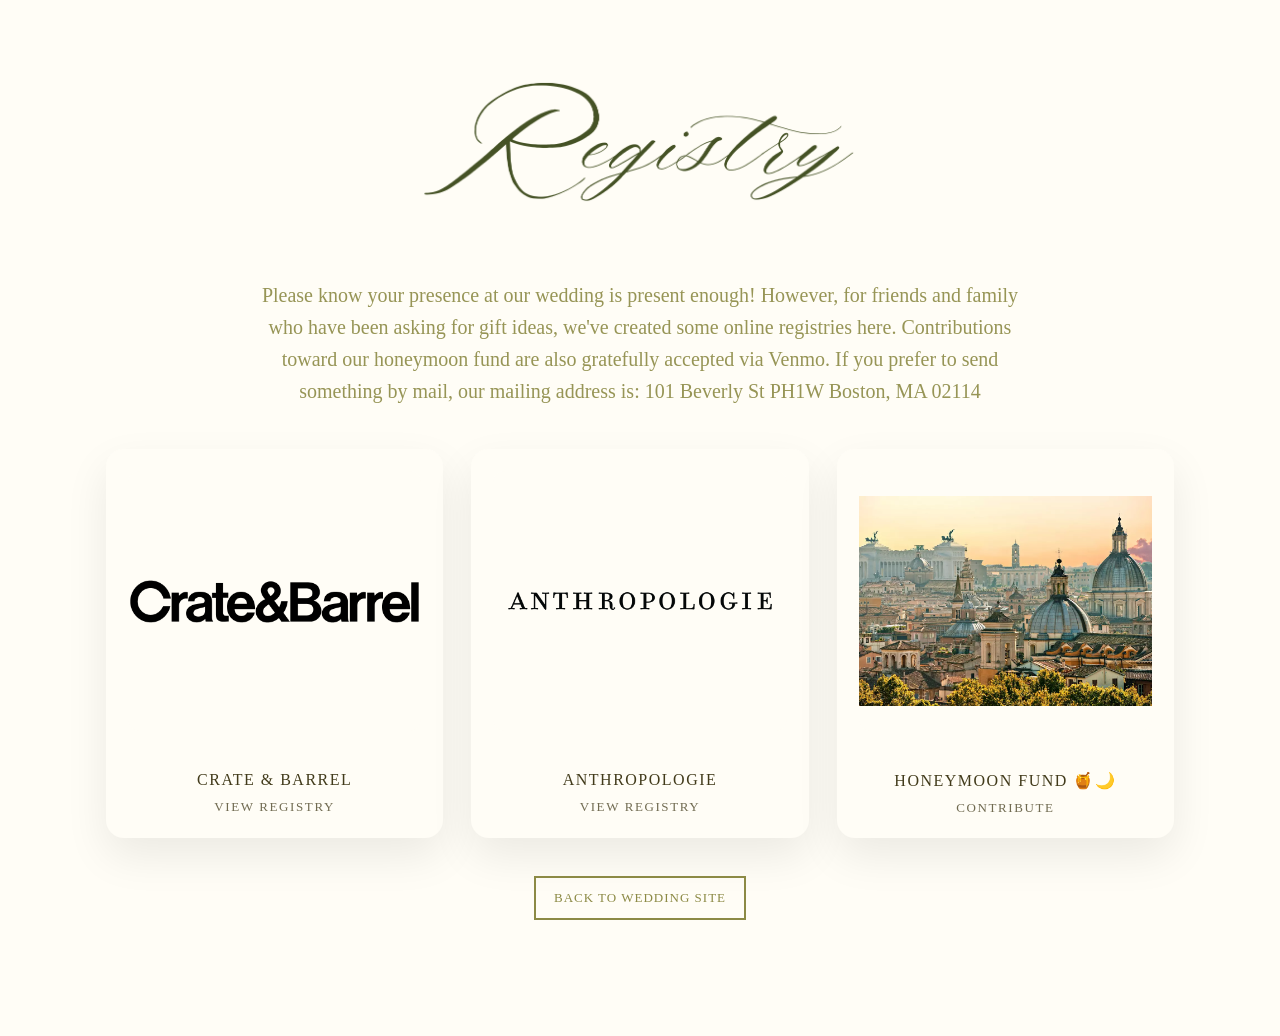
<file: registry.html>
<!doctype html>
<html lang="en">

<head>
    <meta charset="utf-8" />
    <meta name="viewport" content="width=device-width, initial-scale=1" />
    <title>Registry</title>
    <link rel="stylesheet" href="style.css" />
</head>

<body>
    <section id="registryPage" aria-labelledby="registryTitle">
        <div class="registryPage-wrap">
            <header class="registryPage-header">
                <img src="./assets/img/registry.png" alt="Registry" class="registry-title-image" id="registryTitle" />
                <p class="registryPage-subtitle">
                    Please know your presence at our wedding is present enough! However, for friends
                    and family who have been asking for gift ideas, we've created some online registries here.
                    Contributions toward our honeymoon fund are also gratefully accepted via Venmo. If you prefer to
                    send something by mail, our mailing address is:
                    101 Beverly St PH1W
                    Boston, MA 02114
                </p>
            </header>

            <div class="registryGrid" role="list">
                <!-- Crate & Barrel -->
                <a class="registryCard" role="listitem"
                    href="https://www.crateandbarrel.com/gift-registry/sabina-bahodirova-and-michael-dugan/r7476422"
                    target="_blank" rel="noopener noreferrer" aria-label="Open Crate & Barrel Registry">
                    <div class="registryCard-media">
                        <img src="./assets/img/crateandbarrel.png" alt="Crate &amp; Barrel" />
                    </div>

                    <div class="registryCard-body">
                        <p class="registryCard-brand">Crate &amp; Barrel</p>
                        <p class="registryCard-cta">View Registry</p>
                    </div>
                </a>

                <!-- Anthropologie -->
                <a class="registryCard" role="listitem"
                    href="https://www.anthropologie.com/registry/listing?registryId=033B6EF479D0&cm_mmc=rakuten-_-affiliates-_-Sovrn-_-1&utm_medium=affiliates&utm_source=rakuten&utm_campaign=Sovrn&utm_term=1529118&utm_content=1&utm_kxconfid=v3sdgfere&ranMID=39789&ranEAID=je6NUbpObpQ&ranSiteID=je6NUbpObpQ-TNb8SkfKSsTIhi7uVf_XsA"
                    target="_blank" rel="noopener noreferrer" aria-label="Open Anthropologie Registry">
                    <div class="registryCard-media">
                        <img src="./assets/img/anthropologie.png" alt="Anthropologie" />
                    </div>

                    <div class="registryCard-body">
                        <p class="registryCard-brand">Anthropologie</p>
                        <p class="registryCard-cta">View Registry</p>
                    </div>
                </a>

                <!-- Venmo -->
                <a class="registryCard" role="listitem" href="https://venmo.com/u/Michael-Dugan1" target="_blank"
                    rel="noopener noreferrer" aria-label="Open Venmo Cash Fund">
                    <div class="registryCard-media">
                        <img src="./assets/img/rome.webp" alt="Venmo" />
                    </div>

                    <div class="registryCard-body">
                        <p class="registryCard-brand">Honeymoon Fund 🍯🌙</p>
                        <p class="registryCard-cta">Contribute</p>
                    </div>
                </a>
            </div>

            <div class="registryPage-footer">
                <a class="registryBackBtn" href="index.html#rsvp">Back to Wedding Site</a>
            </div>

        </div>
    </section>
</body>

</html>
</file>
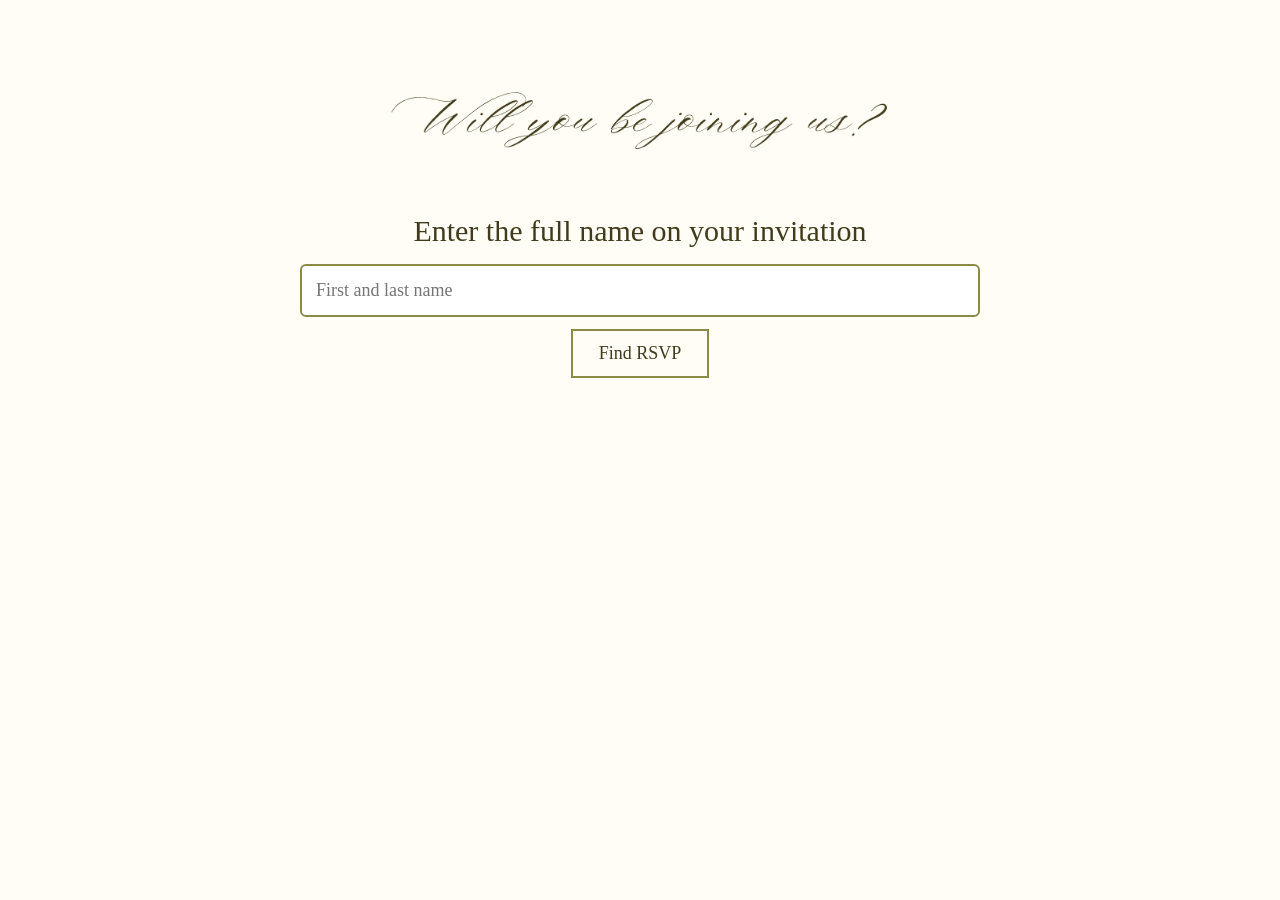
<file: rsvp.html>
<!DOCTYPE html>
<html lang="en">

<head>
    <meta charset="utf-8">
    <meta name="viewport" content="width=device-width, initial-scale=1">

    <title>RSVP — Sabina & Michael</title>

    <link rel="preconnect" href="https://fonts.gstatic.com" crossorigin>
    <link
        href="https://fonts.googleapis.com/css2?family=Pinyon+Script&family=Poiret+One&family=Julius+Sans+One&family=Josefin+Sans:wght@300;400&family=Forum&display=swap"
        rel="stylesheet">
    <link href="https://api.fontshare.com/v2/css?f[]=boska@300,400,500,700&display=swap" rel="stylesheet">

    <link rel="stylesheet" href="rsvp.css">
    <link rel="stylesheet" href="rsvp-mobile.css" media="(max-width: 780px)">

    <link rel="icon" type="image/png" href="./apple-touch-icon.png">

</head>

<body>
    <div class="rsvp-wrapper">

        <img src="./assets/img/rsvp-title.png" class="rsvp-header">

        <!-- STEP 1: Search -->
        <div id="step-search" class="step active">
            <p class="subtitle">Enter the full name on your invitation</p>

            <input type="text" id="search-input" placeholder="First and last name" class="input">
            <button id="search-btn" class="btn">Find RSVP</button>

            <p id="search-error" class="error"></p>
        </div>

        <!-- STEP 2: Guests -->
        <div id="step-household" class="step">

            <div id="guests-container"></div>

            <div class="email-wrapper">
                <label for="email-input" class="email-label">
                    Email for confirmation
                </label>
                <input type="email" id="email-input" class="input" placeholder="you@example.com" required>
            </div>

            <div class="comments-wrapper">
                <label for="comments-input" class="comments-label">
                    Comments or questions (optional)
                </label>
                <textarea id="comments-input" class="input comments-input" rows="3"
                    placeholder="Anything you'd like us to know?"></textarea>
            </div>

            <button id="submit-btn" class="btn submit-btn">Submit RSVP</button>
            <p id="submit-error" class="error"></p>
        </div>

        <!-- STEP 3: Success -->
        <div id="step-success" class="step">
            <h2 class="success-title">Thank you!</h2>
            <p class="success-text">Your RSVP has been received.</p>
            <div class="home-links">
            <a href="/" class="home-btn">
                Go back to the main site
            </a>
        </div>

    </div>

    </div>

    <script src="rsvp.js"></script>
</body>

</html>
</file>
<file: style.css>
:root {
    /* Palette */
    --mulberry: #390000;
    --claret: #610d08;
    --rose: #893941;
    --pink: #cb7885;
    --brown: #423b1b;
    --olive: #8c8a45;
    --sage: #aeb081;
    --cream: #fffdf6;

    --text: #2a2a2a;
    --shadow: 0 22px 60px rgba(0, 0, 0, .14);
    --container: 1280px;

    --display-min: 25px;
    --display-fluid: 5vw;
    --display-max: 80px;
    --display-size: clamp(var(--display-min), var(--display-fluid), var(--display-max));
    --display-font: "Boska", serif;
}

/* Base */
* {
    box-sizing: border-box;
}

/* ========================= */
/* Page Loader Overlay       */
/* ========================= */

#loader {
    position: fixed;
    inset: 0;
    background: transparent;
    display: flex;
    justify-content: center;
    align-items: center;
    z-index: 9999;
    transition: opacity 0.6s ease, visibility 0.6s ease;
}

.spinner {
    width: 48px;
    height: 48px;
    border: 4px solid var(--brown);
    border-top-color: var(--claret);
    border-radius: 50%;
    animation: spin 0.9s linear infinite;
}

@keyframes spin {
    to {
        transform: rotate(360deg);
    }
}

#loader.hidden {
    opacity: 0;
    visibility: hidden;
}


html,
body {
    margin: 0;
    padding: 0;
    min-height: 100%;
}

body {
    color: var(--text);
    background-color: var(--olive);
    background-position: center;
    background-size: cover;
    background-repeat: no-repeat;
    background-attachment: fixed;
}

/* Header */
.site-header {
    position: sticky;
    top: 0;
    z-index: 1000;
    background-color: color-mix(in srgb, var(--olive) 90%, white);
    border-bottom: none;
    backdrop-filter: none;
    -webkit-backdrop-filter: none;
    transition: background-color 0.3s ease, backdrop-filter 0.3s ease, box-shadow 0.3s ease;
}

.site-header.scrolled {
    background: color-mix(in srgb, var(--cream) 30%, transparent);
    backdrop-filter: blur(12px) saturate(1.08);
    -webkit-backdrop-filter: blur(12px) saturate(1.08);
}

.site-header .nav-inner,
.site-header .nav {
    background: transparent !important;
}

.site-header:not(.scrolled) .nav-links a {
    color: var(--cream);
}

.site-header.scrolled .nav-links a {
    color: var(--rose);
}

.nav-inner {
    max-width: var(--container);
    margin: 0 auto;
    padding-top: 15px;
}

.nav {
    display: grid;
    grid-template-columns: auto 1fr auto;
    align-items: center;
    gap: 24px;
    min-height: 76px;
    padding: 12px 20px;
}

.nav-links {
    display: flex;
    justify-content: center;
    align-items: center;
    gap: clamp(12px, 2.6vw, 28px);
    list-style: none;
    margin: 0;
    padding: 0;
}

.nav-links a {
    font-family: var(--display-font);
    font-weight: 500;
    text-transform: uppercase;
    letter-spacing: 2px;
    font-size: 20px;
    text-decoration: none;
    color: var(--cream);
    padding: 9px 10px;
    border-radius: 999px;
    transition: color .2s ease, transform .15s ease;
    will-change: color, transform;
}

.nav-links a:hover {
    color: var(--olive);
    transform: translateY(-1px);
}

.nav-toggle {
    display: none;
}


html {
    scroll-behavior: smooth;
}

.brand-wrap {
    display: flex;
    align-items: center;
    gap: 12px;
}

.brand-logo {
    width: 100px;
    height: 100px;
    overflow: hidden;
}

.brand-logo img {
    width: 100%;
    height: 100%;
    object-fit: cover;
    display: block;
}

.brand-text,
.btn,

.btn {
    display: inline-block;
    border-radius: 999px;
    padding: 10px 18px;
    border: 2px solid var(--claret);
    background: var(--claret);
    color: #fff;
    font-weight: 700;
    letter-spacing: .5px;
    text-decoration: none;
    transition: transform .15s ease, background .2s ease;
}

.btn:hover {
    transform: translateY(-1px);
    background: #4e0a06;
}

.hero {
    background-image: url("./assets/img/hero2.jpg");
    background-size: cover;
    background-position: center;
    background-repeat: no-repeat;
    background-attachment: scroll;
    position: relative;
    min-height: 100lvh;
    display: grid;
    place-items: start-center;
    padding: 0;
    margin: 0;
}

.hero-inner {
    position: absolute;
    top: -5vh;
    left: 50%;
    transform: translateX(-50%);
    z-index: 1;
}

.hero-names {
    height: auto;
    display: block;
    margin: 0 auto 10px;
    filter: drop-shadow(0 2px 6px rgba(0, 0, 0, 0.25));
    max-width: 90vw;
    opacity: 0;
    transform: translateY(20px);
    animation: fadeInNames 1.4s ease-out forwards;
    animation-delay: 0.3s;
}

.hero-names-desktop {
    display: block;
}

.hero-names-mobile {
    display: none;
}

@keyframes fadeInNames {
    from {
        opacity: 0;
        transform: translateY(20px);
    }

    to {
        opacity: 1;
        transform: translateY(0);
    }
}

.hero-title {
    font-family: 'Pinyon Script', cursive;
    font-size: clamp(48px, 10vw, 120px);
    line-height: 0.55;
    color: var(--cream);
    margin: 0;
}

.hero-subline {
    margin: 10px 0 0 0;
    font-family: var(--display-font);
    letter-spacing: 1px;
    color: var(--rose);
    font-size: clamp(16px, 2.8vw, 26px);
}

.names-wrap {
    text-align: center;
    margin-top: 0;
    transform: translateY(clamp(-50px, -6vw, -26px));
}

.names {
    font-family: 'Pinyon Script', cursive;
    font-size: var(--display-size);
    font-weight: 400;
    color: var(--claret);
    margin: 0;
}

.subline {
    margin: 6px 0 0 0;
    font-family: 'Poiret One', sans-serif;
    letter-spacing: 2px;
    color: var(--rose);
}

.spacer {
    height: 40px;
}

.sr-only {
    position: absolute !important;
    width: 1px !important;
    height: 1px !important;
    padding: 0 !important;
    margin: -1px !important;
    overflow: hidden !important;
    clip: rect(0, 0, 0, 0) !important;
    white-space: nowrap !important;
    border: 0 !important;
}

/* ===== SAVE THE DATE PAGE ===== */
.details-page {
    position: relative;
    min-height: 100svh;
    padding: clamp(28px, 6vw, 80px) 0;
    background-color: color-mix(in srgb, var(--olive) 90%, white);
    z-index: 1;
}

.details-page::before {
    pointer-events: none;
}

.details {
    max-width: min(1200px, 92vw);
    margin: clamp(20px, 4vw, 60px) auto 0;
    margin-top: clamp(8px, 2vw, 24px);
    padding: 0;
    text-align: center;
    color: var(--text);
    z-index: 1;
}

.details-inner {
    pointer-events: none;
    position: absolute;
    top: 5vh;
    left: 50%;
    transform: translateX(-50%);
    z-index: 1;
}

.wedding-info {
    position: relative;
    text-align: center;
    margin: clamp(60px, 12vw, 180px) auto clamp(28px, 5vw, 60px);
    color: var(--cream);
}

.wedding-date {
    font-family: var(--display-font);
    font-size: clamp(30px, 6vw, 70px);
    font-weight: 500;
    margin: 0;
}

.wedding-location {
    font-family: var(--display-font);
    letter-spacing: 3px;
    font-size: clamp(14px, 2vw, 20px);
    font-weight: 500;
    text-transform: uppercase;
    color: var(--cream);
    margin-top: 6px;
}


.venue-btn {
    display: inline-block;
    margin-top: 18px;
    padding: 10px 22px;
    border-radius: 6px;
    color: var(--cream);
    font-family: var(--display-font);
    font-weight: 500;
    letter-spacing: 1px;
    text-transform: uppercase;
    text-decoration: none;
    font-size: 16px;
    border: 2px solid var(--rose);
    transition: transform 5s ease, color .5s ease;
    z-index: 3;
}

.venue-btn:hover {
    border-color: var(--cream);
    transform: translateY(-1px);
}


.countdown {
    --gap: clamp(10px, 2vw, 22px);
    display: flex;
    justify-content: center;
    align-items: stretch;
    flex-wrap: wrap;
    gap: var(--gap);
    margin-top: clamp(70px, 20vw, 120px);
}

.count-box {
    min-width: clamp(90px, 18vw, 150px);
    padding: clamp(10px, 2.2vw, 16px);
    border: 2px solid var(--cream);
    border-radius: 16px;
    background: color-mix(in srgb, var(--olive) 60%, white);
    box-shadow: 0 4px 14px rgba(0, 0, 0, .06);
    text-align: center;
}

.count-box .num {
    display: block;
    font-family: var(--display-font);
    font-size: clamp(28px, 6vw, 54px);
    line-height: 1;
    color: var(--claret);
}

.count-box .lbl {
    display: block;
    margin-top: 6px;
    font-family: var(--display-font);
    font-weight: 500;
    text-transform: uppercase;
    letter-spacing: 2px;
    font-size: clamp(10px, 1.6vw, 13px);
    color: var(--rose);
}

.save-date-desktop {
    display: block;
}

.save-date-mobile {
    display: none;
}


.before-i-do {
    text-align: center;
    font-family: "Boska", serif;
    font-size: clamp(50px, 5vw, 50px);
    font-weight: 400;
    color: var(--cream);
    letter-spacing: 3px;
    margin-top: clamp(20px, 4vw, 40px);
}

.overlap-art {
    position: absolute;
    left: 50%;
    bottom: -400px;
    transform: translateX(-50%);
    z-index: 3;
    pointer-events: none;
}

.overlap-art img {
    display: block;
    width: clamp(900px, 100vw, 1500px);
    height: auto;
    filter: drop-shadow(0 6px 18px rgba(0, 0, 0, .12));
}

/* ===== WELCOME PAGE ===== */
#welcome {
    position: relative;
    min-height: 100svh;
    padding-left: clamp(90px, 10vw, 200px);
    padding-right: clamp(90px, 10vw, 200px);
    background-image: url("./assets/img/finer-bckgd.png");
    background-repeat: no-repeat;
    background-position: center;
    background-size: cover;
    background-color: var(--cream);
    display: flex;
    align-items: center;
    justify-content: center;
    overflow: hidden;
    overflow-x: clip;

}

.welcome {
    position: relative;
    text-align: center;
    width: 100%;
    height: 100%;
    display: flex;
    justify-content: center;
    align-items: center;
}

.border {
    position: absolute;
    width: clamp(1500px, 10vw, 500px);
    height: auto;
    z-index: 3;
    pointer-events: none;
}

.border-tl {
    left: -500px;
    transform: scaleX(-1);
}

.border-br {
    right: -500px;
    transform: none;
}

/* ===== Welcome Dinner Section ===== */
#welcome-dinner {
    position: relative;
    min-height: 100svh;
    display: flex;
    align-items: center;
    justify-content: center;
    padding: clamp(60px, 8vw, 120px) clamp(20px, 5vw, 80px);
    background: var(--cream);
    border-top: 3px solid var(--sage);
    color: var(--sage);
    overflow: hidden;
}

.welcome-dinner-container {
    display: grid;
    grid-template-columns: 1fr 1fr;
    grid-template-areas:
        "photo title"
        "photo content";
    align-items: start;
    justify-content: center;
    gap: clamp(40px, 6vw, 100px);
    max-width: 1400px;
    width: 100%;
}

.welcome-dinner-image {
    grid-area: photo;
    margin: 0;
}

.welcome-dinner-image img {
    width: 100%;
    max-width: 450px;
    height: 700px;
    border: 5px solid var(--olive);
    padding: 3px;
    outline: 2px solid var(--olive);
    outline-offset: -16px;
    border-radius: 0;
    display: block;
    margin: 0 auto;
    object-fit: cover;
}

.welcome-dinner-title {
    grid-area: title;
    display: flex;
    align-items: flex-start;
    justify-content: flex-start;
    margin-left: -120px;
}

.welcome-dinner-title img {
    display: block;
    width: clamp(700px, 44vw, 1400px);
}

.welcome-dinner-content {
    grid-area: content;
    display: flex;
    flex-direction: column;
    align-items: flex-start;
    gap: 10px;
    margin-top: -20vh;
    margin-left: -70px;

}

.welcome-dinner-date,
.welcome-dinner-location {
    font-family: var(--display-font);
    font-size: clamp(25px, 1.8vw, 28px);
    color: var(--olive);
    font-weight: 500;
    letter-spacing: 2px;
    text-transform: uppercase;
    margin: 0;
}

.welcome-dinner-desc {
    font-family: var(--display-font);
    font-size: clamp(23px, 1.4vw, 22px);
    line-height: 1.6;
    max-width: 520px;
    margin-top: 8px;
    color: var(--olive);
}

.flower-corner {
    position: absolute;
    width: clamp(880px, 20vw, 320px);
    height: auto;
    opacity: 0.9;
    pointer-events: none;
    z-index: 2;
}

.flower-corner-br {
    bottom: -70px;
    right: -130px;
    transform: rotate(0deg);
}

.flower-corner-tr {
    top: 70px;
    right: -290px;
    transform: rotate(-90deg);
}

/* ===== Timeline Section ===== */
#timeline {
    position: relative;
    min-height: 100svh;
    padding-top: clamp(140px, 20vw, 240px);
    background-image: url("./assets/img/villa-background.png");
    background-repeat: no-repeat;
    background-size: clamp(1500px, 62vw, 1100px) auto;
    background-position: top 25% center;
    background-color: var(--cream);
    display: flex;
    justify-content: center;
    align-items: flex-start;
    overflow: hidden;
}

.timeline-wrapper {
    position: relative;
    width: 70%;
    margin: 0 auto;
    padding: 0 20px;
    margin-top: -250px;
}

.timeline-heading {
    display: block;
    margin: 0 auto;
    width: clamp(700px, 80vw, 1300px);
    max-width: 100%;
    height: auto;
    object-fit: contain;
    transform: translateX(0);
    margin-bottom: clamp(60px, 10vw, 10px);
}

.itinerary {
    max-width: 800px;
    margin: -5vh auto 0;
    display: flex;
    flex-direction: column;
    gap: clamp(24px, 5vw, 44px);
    text-align: center;
}

.timeline-date {
    font-family: var(--display-font);
    font-size: clamp(20px, 2.5vw, 28px);
    font-weight: 400;
    letter-spacing: 2px;
    text-transform: uppercase;
    margin-bottom: 0px;
    color: var(--rose);
    text-align: center;
}


.itinerary-item {
    padding-bottom: 20px;
    border-bottom: 1px solid var(--rose);
}

.itinerary-item:last-child {
    border-bottom: none;
    margin-bottom: 100px;
}

.itinerary-item h3 {
    font-family: var(--display-font);
    font-weight: 500;
    font-size: clamp(30px, 2.2vw, 28px);
    letter-spacing: 1px;
    margin: -5px 0 10px 0;
    color: var(--mulberry);
}

.itinerary-item .time {
    color: var(--claret);
}

.itinerary-item .event {
    color: var(--claret);
    font-style: italic;
    text-transform: uppercase;
    font-weight: 400;
}

.itinerary-item p {
    font-family: var(--display-font);
    font-size: clamp(23px, 1.6vw, 20px);
    font-weight: 400;
    line-height: 1.6;
    color: var(--mulberry);
    margin: 0;
    max-width: 650px;
    margin-left: auto;
    margin-right: auto;
}

/* ===== Where to Stay ===== */
#accomodation {
    position: relative;
    background: var(--rose);
    padding: clamp(80px, 10vw, 140px) clamp(20px, 5vw, 60px);
}

.stay-inner {
    position: relative;
    z-index: 1;
    max-width: 1200px;
    margin: 0 auto;
    text-align: center;
    margin-top: -10vh;
}

.stay-title {
    display: block;
    margin: 0 auto clamp(40px, 6vw, 7px);
    width: clamp(420px, 60vw, 800px);
    height: auto;
    filter: drop-shadow(0 2px 8px rgba(0, 0, 0, .18));
}

.stay-subtitle {
    margin: clamp(8px, 2vw, 16px) auto clamp(24px, 4vw, 40px);
    max-width: 60ch;
    font-family: var(--display-font);
    font-size: clamp(25px, 1.6vw, 50px);
    color: var(--cream);
    opacity: 0.95;
}

.stay-grid {
    display: grid;
    grid-template-columns: repeat(3, 1fr);
    gap: clamp(20px, 3.5vw, 40px);
    align-items: stretch;
}

.stay-card {
    height: 100%;
    background: transparent;
    display: flex;
    flex-direction: column;
    gap: 14px;
}

.stay-figure {
    margin: 0;
    border: 4px solid var(--cream);
    padding: 4px;
    overflow: hidden;
    box-shadow: 0 10px 24px rgba(0, 0, 0, .18);
}

.stay-figure img {
    display: block;
    width: 100%;
    height: clamp(220px, 22vw, 320px);
    object-fit: cover;
    transform: scale(1.001);
    transition: transform .4s ease;
}

.stay-card:hover .stay-figure img {
    transform: scale(1.04);
}

.stay-content {
    flex: 1;
    display: flex;
    flex-direction: column;
    gap: 10px;
    align-items: center;
    text-align: center;
}

.stay-name {
    font-family: var(--display-font);
    font-weight: 500;
    font-size: clamp(18px, 2vw, 24px);
    letter-spacing: 1px;
    margin: 0;
    color: var(--cream);
    text-transform: uppercase;
}

.stay-desc {
    font-family: var(--display-font);
    font-size: clamp(20px, 1.4vw, 23px);
    line-height: 1.6;
    margin: 0;
    max-width: 32ch;
    color: var(--cream);
    opacity: 0.95;
}

.stay-link {
    display: inline-block;
    margin-top: auto;
    font-family: var(--display-font);
    font-weight: 500;
    letter-spacing: 1px;
    text-transform: uppercase;
    text-decoration: none;
    padding: 10px 16px;
    border: 2px solid var(--cream);
    border-radius: 999px;
    color: var(--cream);
    transition: transform .15s ease, background .2s ease, color .2s ease;
}

.stay-link:hover {
    transform: translateY(-1px);
    background: var(--cream);
    color: var(--rose);
}

/* ===== OUR LOVE STORY ===== */
#our-story {
    position: relative;
    background: var(--cream);
    padding: clamp(80px, 10vw, 160px) clamp(20px, 5vw, 60px);
    color: var(--text);
    text-align: center;
    overflow: hidden;
}

.flower-corner-blush {
    position: absolute;
    width: clamp(1000px, 20vw, 320px);
    height: auto;
    opacity: 0.9;
    pointer-events: none;
    z-index: 1;
}

.flower-corner-blush-bl {
    bottom: -100px;
    left: -100px;
    transform: rotate(0deg) scaleY(-1);
}

.story-inner {
    max-width: 1200px;
    margin: 0 auto;
}

.story-title {
    display: block;
    margin: 0 auto clamp(60px, 8vw, 100px);
    width: clamp(400px, 60vw, 900px);
    height: auto;
    filter: drop-shadow(0 2px 8px rgba(0, 0, 0, .15));
    margin-top: -10vh;
}

.story-photos {
    position: relative;
    width: 100%;
    max-width: 1000px;
    margin: 0 auto clamp(80px, 8vw, 120px);
    height: 650px;
}

.story-photo {
    position: absolute;
    outline: 2px solid var(--cream);
    outline-offset: -10px;
    padding: 3px;
    box-shadow: 0 15px 30px rgba(0, 0, 0, 0.15);
    overflow: hidden;
    transition: transform 0.4s ease, box-shadow 0.4s ease;
}

.story-photo img {
    display: block;
    width: 100%;
    height: 100%;
    object-fit: cover;
}

.story-photo:nth-child(2) {
    top: -10%;
    left: 35%;
    width: 400px;
    height: 400px;
    /* transform: rotate(-8deg); */
}

.story-photo:nth-child(1) {
    top: 10%;
    left: -10%;
    width: 480px;
    height: 380px;
    /* transform: rotate(6deg); */
}

.story-photo:nth-child(3) {
    top: 20%;
    left: 65%;
    width: 400px;
    height: 500px;
    /* transform: rotate(-4deg); */
}

.story-photo:nth-child(4) {
    top: 50%;
    left: 10%;
    width: 370px;
    height: 370px;
    /* transform: rotate(10deg); */
}

.story-photo:nth-child(5) {
    top: 58%;
    left: 40%;
    width: 280px;
    height: 280px;
    /* transform: rotate(-6deg); */
}

.story-photo:hover {
    transform: scale(1.05);
    box-shadow: 0 12px 28px rgba(0, 0, 0, 0.2);
}

.story-text {
    max-width: 800px;
    margin: 0 auto;
    font-family: var(--display-font);
    font-size: clamp(18px, 1.6vw, 22px);
    line-height: 1.7;
    color: var(--text);
    opacity: 0.9;
}

.story-text p {
    margin-bottom: clamp(16px, 3vw, 28px);
}


/* ===== GALLERY ===== */
#gallery {
    position: relative;
    background: var(--cream);
    padding: clamp(60px, 8vw, 140px) clamp(20px, 5vw, 60px);
    color: var(--text);
}

.gallery-inner {
    max-width: 1200px;
    margin: 0 auto;
    margin-top: -50px;
}

.gallery-title {
    display: block;
    margin: 0 auto clamp(32px, 6vw, 64px);
    margin-bottom: -50px;
    width: clamp(120px, 52vw, 500px);
    height: auto;
    filter: drop-shadow(0 2px 8px rgba(0, 0, 0, .12));
}

.gallery-grid {
    display: grid;
    grid-template-columns: repeat(3, 1fr);
    gap: clamp(10px, 2vw, 15px);
}

.gallery-item {
    background: var(--cream);
    padding: 0px;
    outline: 2px solid #fff;
    outline-offset: -6px;
    transition: transform .25s ease;
}

.gallery-item:hover {
    transform: scale(2);
    box-shadow: 0 16px 36px rgba(0, 0, 0, .16);
    border: none;
    outline: none;
    z-index: 2;
}

.gallery-item img {
    display: block;
    width: 100%;
    aspect-ratio: 1 / 1;
    object-fit: cover;
}

.gallery-toggle {
    display: none;
}

/* ===== FAQ SECTION (Questions & Details) ===== */
#faq {
    position: relative;
    --tile: 250px;

    background:
        conic-gradient(from 45deg,
            var(--olive) 0 25%,
            var(--sage) 0 50%,
            var(--olive) 0 75%,
            var(--sage) 0 100%) 0 0 / var(--tile) var(--tile);
    padding: clamp(80px, 10vw, 140px) clamp(20px, 5vw, 60px);
    color: var(--cream);
    text-align: center;
    overflow: hidden;
    z-index: 1;
    overflow-x: clip;

}

.faq-inner {
    position: relative;
    z-index: 1;
    max-width: 900px;
    margin: 0 auto;
    background: var(--cream);
    padding: clamp(40px, 5vw, 70px);
    box-shadow: 0 0 40px rgba(0, 0, 0, 0.18);
}

.faq-inner::before {
    content: "";
    position: absolute;
    inset: 20px;
    /* distance from the edges = border appears inside */
    border: 2px solid var(--olive);
    border-radius: inherit;
    /* keeps the rounded shape consistent */
    pointer-events: none;
    z-index: 2;
}

.faq-title {
    font-family: var(--display-font);
    font-size: clamp(32px, 4vw, 44px);
    letter-spacing: 3px;
    text-transform: uppercase;
    margin: clamp(32px, 4vw, 48px);
    margin-top: 0vh;
    color: var(--claret);
}

.faq-list {
    display: flex;
    flex-direction: column;
    align-items: center;
    gap: clamp(18px, 3vw, 28px);
}

.faq-item {
    width: 100%;
    max-width: 720px;
    margin: 0 auto;
}

.faq-question {
    font-family: var(--display-font);
    font-size: clamp(20px, 2.2vw, 22px);
    font-weight: 600;
    letter-spacing: 1px;
    text-transform: uppercase;
    margin: 0 0 6px;
    color: var(--claret);
}

.faq-answer {
    font-family: var(--display-font);
    font-size: clamp(20px, 1.6vw, 25px);
    line-height: 1.7;
    margin: 0;
    color: var(--claret);
    opacity: 0.96;
}

.faq-border {
    position: absolute;
    width: clamp(1600px, 10vw, 500px);
    height: auto;
    z-index: 3;
    opacity: 0.9;
    pointer-events: none;
}

.faq-border-tl {
    left: -850px;
    top: 75px;
    transform: scaleX(-1);
}

.faq-border-br {
    right: -850px;
    top: 75px;

    transform: none;
}


/* ===== RSVP SECTION ===== */

#rsvp {
    background: var(--cream);
    padding: clamp(80px, 10vw, 140px) 0;
    overflow-x: clip;
}

.rsvp-frame {
    position: relative;
    max-width: 1300px;
    margin: 0 auto;
    padding: 0 clamp(20px, 5vw, 60px);
}

.rsvp-corner {
    position: absolute;
    width: clamp(1200px, 22vw, 700px);
    height: auto;
    pointer-events: none;
    z-index: 1;
    overflow: hidden;
}

.rsvp-corner-tl {
    top: -250px;
    left: -250px;
    transform: scale(-1, -1);
}

.rsvp-corner-tr {
    top: -250px;
    right: -250px;
    transform: scaleY(-1);
}

.rsvp-corner-bl {
    bottom: -250px;
    left: -250px;
    transform: scaleX(-1);
}

.rsvp-corner-br {
    bottom: -250px;
    right: -250px;
}

.rsvp-panel {
    position: relative;
    /* background-image: url("./assets/img/garden-bckgd.png"); */
    background-size: cover;
    background-position: center;
    overflow: hidden;
    padding: clamp(40px, 6vw, 70px);
}

.rsvp-panel::before {
    content: "";
    position: absolute;
    inset: 0;
    background: rgba(255, 253, 246, 0.599);
    z-index: 0;
}

.rsvp-title-image,
.rsvp-content {
    position: relative;
    z-index: 1;
}

.rsvp-title-image {
    display: block;
    margin: 0 auto clamp(20px, 3vw, 28px);
    width: clamp(420px, 55vw, 700px);
    height: auto;
}

.rsvp-content {
    text-align: center;
}

.rsvp-title-mobile {
    display: none;
}

.rsvp-title,
.gift-title {
    font-family: var(--display-font);
    font-size: clamp(28px, 3vw, 34px);
    letter-spacing: 2px;
    text-transform: uppercase;
    margin: 0 0 8px 0;
    color: var(--brown);
}

.rsvp-deadline,
.gift-text {
    margin: 0 0 18px 0;
    font-family: var(--display-font);
    font-size: clamp(25px, 1.5vw, 25px);
    color: var(--brown);
}

.rsvp-links {
    margin: clamp(16px, 2vw, 24px) 0 clamp(26px, 3vw, 34px);
}

.rsvp-btn {
    display: inline-block;
    padding: 10px 22px;
    border: 2px solid var(--olive);
    background: var(--cream);
    color: var(--brown);
    font-family: var(--display-font);
    font-weight: 500;
    letter-spacing: 1px;
    text-transform: uppercase;
    text-decoration: none;
    font-size: 18px;
    transition: transform 0.2s ease;
}

.rsvp-btn:hover {
    transform: scale(1.05);
}

.gift-corner {
    margin-top: clamp(24px, 3vw, 34px);
}

.registry-links {
    margin-top: 14px;
}

.rsvp-btn-outline {
    background: transparent;
}


/* =========================================================
   REGISTRY PAGE — clean storefront cards (white cards)
   ========================================================= */

#registryPage {
    background: var(--cream);
    padding: clamp(70px, 9vw, 120px) 0;
}

.registryPage-wrap {
    max-width: 1180px;
    margin: 0 auto;
    padding: 0 clamp(18px, 5vw, 56px);
}

.registryPage-header {
    text-align: center;
    margin-bottom: clamp(26px, 3.5vw, 42px);
}

.registry-title-image {
    display: block;
    margin: 0 auto 14px;
    margin-top: -100px;
    width: clamp(280px, 40vw, 520px);
    height: auto;
}

.registryPage-subtitle {
    margin: 0 auto;
    max-width: 760px;
    font-family: var(--display-font);
    color: var(--olive);
    opacity: 0.9;
    font-size: clamp(16px, 1.6vw, 20px);
    line-height: 1.6;
}

/* Grid */
.registryGrid {
    display: grid;
    grid-template-columns: repeat(3, minmax(0, 1fr));
    gap: clamp(18px, 2.2vw, 28px);
    align-items: stretch;
}

.registryCard {
    display: grid;
    grid-template-rows: auto 1fr;
    text-decoration: none;
    color: inherit;
    background: var(--cream);
    border-radius: 18px;
    box-shadow: 0 18px 44px rgba(0, 0, 0, 0.08);
    overflow: hidden;

    transition: transform .22s ease, box-shadow .22s ease;
}


.registryCard:hover {
    transform: translateY(-6px);
    box-shadow: 0 28px 80px rgba(0, 0, 0, 0.12);
}

.registryCard-media {
    background: var(--cream);
    padding: 22px;
    display: grid;
    place-items: center;
}


.registryCard-media img {
    width: 100%;
    height: 260px;
    object-fit: contain;
    display: block;
    border-radius: 12px;
    background: var(--cream);
}

/* Text area */
.registryCard-body {
    padding: 18px 18px 22px;
    text-align: center;
    display: grid;
    gap: 10px;
    align-content: start;
}

.registryCard-brand {
    margin: 0;
    font-family: var(--display-font);
    color: var(--brown);
    font-size: 16px;
    letter-spacing: 1.5px;
    text-transform: uppercase;
}

.registryCard-cta {
    margin: 0;
    font-family: var(--display-font);
    color: var(--brown);
    opacity: 0.75;
    font-size: 13px;
    letter-spacing: 1.6px;
    text-transform: uppercase;
}

/* Footer button */
.registryPage-footer {
    margin-top: clamp(26px, 3vw, 40px);
    display: flex;
    justify-content: center;
}

.registryBackBtn {
    display: inline-flex;
    align-items: center;
    justify-content: center;
    padding: 12px 18px;
    border: 2px solid var(--olive);
    background: transparent;
    color: var(--olive);
    text-decoration: none;
    font-family: var(--display-font);
    text-transform: uppercase;
    letter-spacing: 1px;
    font-size: 13px;

    transition: transform .18s ease;
}

.registryBackBtn:hover {
    transform: translateY(-2px);
}

/* Responsive */
@media (max-width: 980px) {
    .registryGrid {
        grid-template-columns: 1fr;
    }

    .registryCard-media img {
        height: 240px;
    }
}
</file>
<file: rsvp.css>
:root {
    /* Palette */
    --mulberry: #390000;
    --claret: #610d08;
    --rose: #893941;
    --pink: #cb7885;
    --brown: #423b1b;
    --olive: #8c8a45;
    --sage: #aeb081;
    --cream: #fffdf6;
    --text: #2a2a2a;
    --shadow: 0 22px 60px rgba(0, 0, 0, .14);
    --container: 1000px;
    --display-min: 25px;
    --display-fluid: 5vw;
    --display-max: 80px;
    --display-size: clamp(var(--display-min), var(--display-fluid), var(--display-max));
    --display-font: "Boska", serif;
}


body {
    margin: 0;
    padding: 0;
    background: var(--cream);
    font-family: "Boska", serif;
    color: var(--brown);
    overflow-x: hidden;
}


.rsvp-wrapper {
    max-width: 680px;
    margin: 4% auto;
    text-align: center;
    padding: 20px;
}


.rsvp-header {
    width: 500px;
    max-width: 90%;
    margin-bottom: 20px;
}


.subtitle {
    font-size: 30px;
    margin-bottom: 16px;
    font-weight: 500;
}


.input {
    width: 100%;
    padding: 14px;
    font-size: 18px;
    border: 2px solid #8c8a45;
    border-radius: 6px;
    margin-bottom: 12px;
    font-family: inherit;
    box-sizing: border-box;
}


.btn {
    font-family: var(--display-font);
    padding: 12px 26px;
    font-size: 18px;
    background: #fffdf6;
    border: 2px solid #8c8a45;
    color: #423b1b;
    cursor: pointer;
    transition: 0.2s;
}


.btn:hover {
    transform: scale(1.03);
    background: var(--sage);

}


.submit-btn {
    font-weight: 500;
    font-size: 20px;
}


.home-links {
    margin-top: 28px;
    text-align: center;
}


.home-btn {
    display: inline-block;
    font-family: var(--display-font);
    text-transform: uppercase;
    letter-spacing: 1px;
    padding: 10px 26px;
    border-radius: 999px;
    border: 2px solid var(--olive);
    background: #fffdf6;
    color: var(--brown);
    text-decoration: none;
    font-size: 16px;
    transition: transform 0.15s ease, background 0.2s ease, color 0.2s ease;
}


.home-btn:hover {
    transform: translateY(-1px);
    background: var(--olive);
    color: var(--cream);
}


.error {
    color: #b52a2a;
    margin-top: 10px;
    min-height: 24px;
}


.step {
    display: none;
}


.step.active {
    display: block;
}


/* Guest block */
.guest-block {
    display: flex;
    justify-content: space-between;
    align-items: flex-start;
    padding: 18px;
    border: 1px solid #ccc;
    border-radius: 8px;
    margin-bottom: 22px;
    gap: 20px;
}

/* Name left side */
.guest-left {
    flex: 1;
    text-align: left;
    color: var(--claret);

}

.guest-first {
    font-size: 28px;
    font-weight: 600;
}

.guest-last {
    font-size: 25px;
    opacity: 0.8;
}

/* Right side questions */
.guest-right {
    flex: 2;
    text-align: left;
}

.sub-question {
    margin-top: 10px;
    font-size: 18px;
    font-weight: 500;
}

.choice-row {
    display: flex;
    gap: 12px;
    margin: 6px 0 10px 0;
}

.choice-btn {
    padding: 8px 16px;
    border: 2px solid #8c8a45;
    background: #fffdf6;
    border-radius: 99px;
    cursor: pointer;
    font-size: 16px;
}

.choice-btn:hover {
    transform: scale(1.03);
    background: var(--sage);
    color: var(--cream);
}

.choice-btn.selected {
    background: #8c8a45;
    color: #fff;
}

.dinner-section {
    margin-top: 10px;
}

.hidden {
    display: none;
}

.allergy-input {
    margin-top: 8px;
    font-size: 16px;
    resize: vertical;
}

.success-title {
    font-size: 32px;
    margin-bottom: 12px;
}

.email-wrapper {
    margin-top: 24px;
    text-align: left;
}

.email-label {
    display: block;
    margin-bottom: 8px;
    font-size: 18px;
    font-weight: 500;
}

#email-input {
    max-width: 100%;
}

.comments-wrapper {
    margin-top: 16px;
    text-align: left;
}

.comments-label {
    display: block;
    margin-bottom: 8px;
    font-size: 18px;
    font-weight: 500;
}

.comments-input {
    resize: vertical;
    width: 100%;
    box-sizing: border-box;
}
</file>
<file: rsvp-mobile.css>
/* ============================
   MOBILE RSVP OVERRIDES
   Matches style of main mobile.css
   Max-width: 780px
============================ */

body {
    background: var(--cream);
    padding: 20px 12px;
    max-width: 100vw;
    overflow-x: hidden;
}

.rsvp-wrapper {
    margin: 20px auto;
    width: 100%;
    padding: 0 10px;
}

.rsvp-header {
    width: 80vw;
    max-width: 320px;
    margin: 0 auto 16px auto;
}

.subtitle {
    font-size: 22px;
    margin-bottom: 14px;
    line-height: 1.3;
    padding: 0 10px;
}

.input {
    font-size: 18px;
    padding: 12px;
    border-width: 2px;
}

.btn {
    padding: 12px 20px;
    font-size: 17px;
    width: 100%;
    margin-top: 8px;
}

.step {
    margin-top: 10px;
}

/* ============================
      GUEST BLOCKS
============================ */

.guest-block {
    flex-direction: column;
    align-items: stretch;
    gap: 14px;
    padding: 16px;
}

.guest-left {
    text-align: center;
}

.guest-first {
    font-size: 27px;
}

.guest-last {
    font-size: 25px;
}

.guest-right {
    text-align: left;
}

.sub-question {
    font-size: 19px;
}

.choice-row {
    flex-wrap: wrap;
    gap: 10px;
}

.choice-btn {
    padding: 10px 16px;
    font-size: 18px;
    flex: 1 1 calc(50% - 10px);
    text-align: center;
    color: var(--olive);
}

.allergy-input {
    font-size: 18px;
    width: 100%;
}

/* ============================
      EMAIL + COMMENTS
============================ */

.email-wrapper,
.comments-wrapper {
    padding: 0 4px;
}

.email-label,
.comments-label {
    font-size: 18px;
}

#email-input,
.comments-input {
    font-size: 18px;
    padding: 10px;
}

/* ============================
       SUCCESS PAGE
============================ */

.success-title {
    font-size: 26px;
    margin-top: 20px;
}

.success-text {
    font-size: 18px;
    line-height: 1.4;
    padding: 0 10px;
}

.error {
    font-size: 15px;
}

.home-links {
    margin-top: 24px;
}

.home-btn {
    width: 100%;
    max-width: 320px;
    text-align: center;
}
</file>
